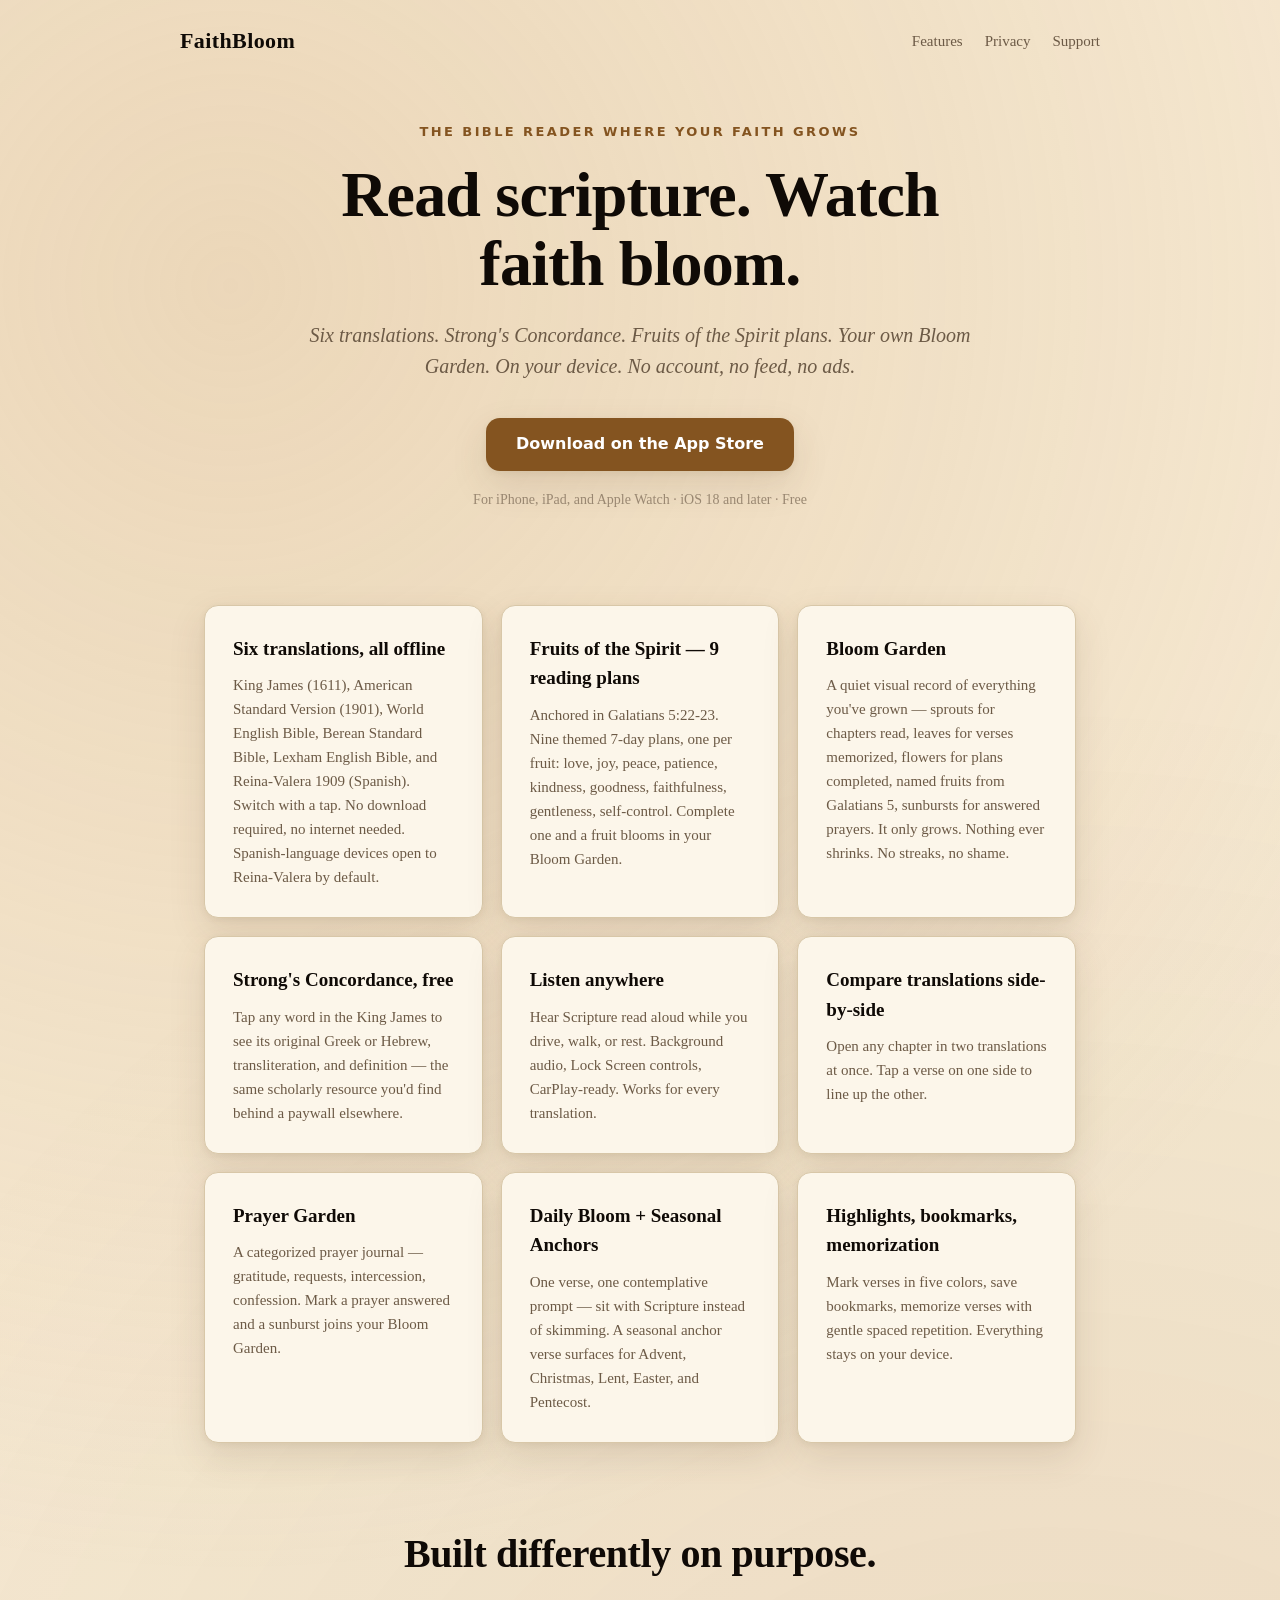
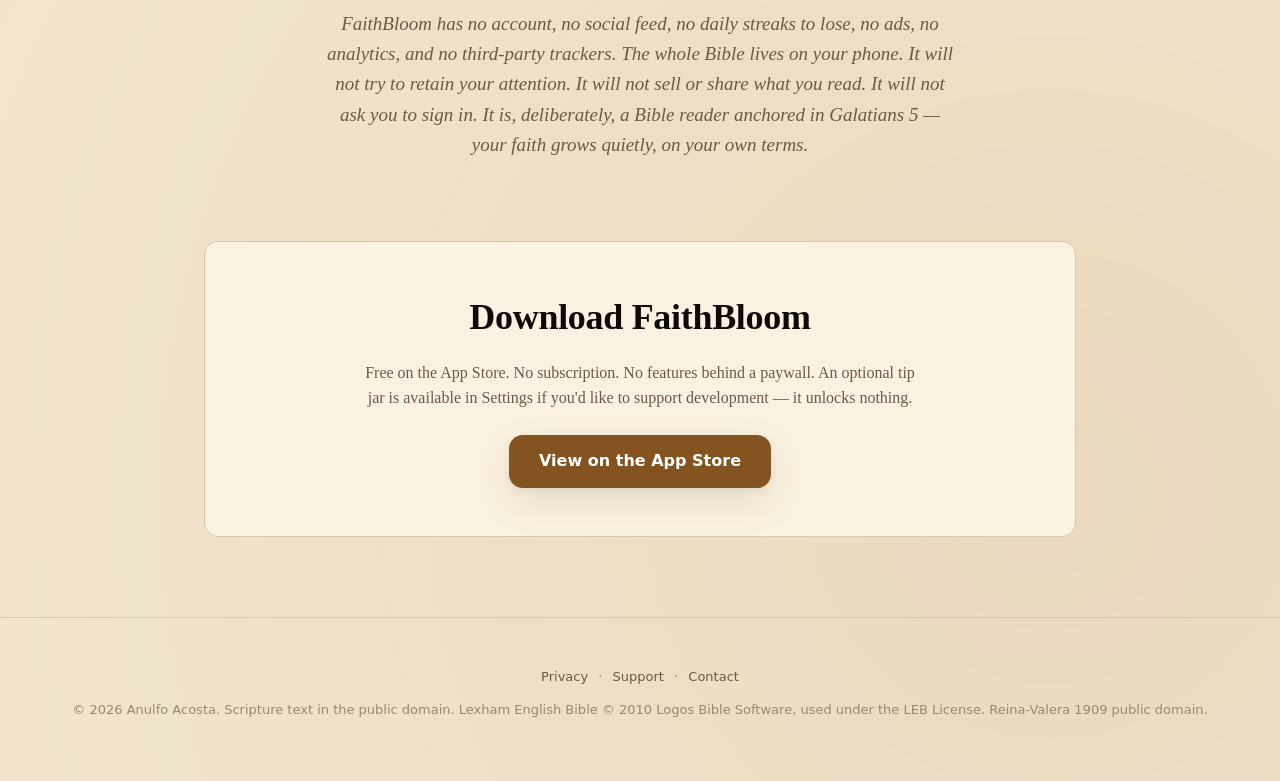
<file: index.html>
<!DOCTYPE html>
<html lang="en">
<head>
  <meta charset="UTF-8" />
  <meta name="viewport" content="width=device-width, initial-scale=1.0" />
  <title>FaithBloom — Read scripture. Watch faith bloom.</title>
  <meta name="description" content="Six translations including Reina-Valera. Strong's Concordance. Fruits of the Spirit plans. Bloom Garden. On-device. No account, no feed, no ads." />
  <link rel="stylesheet" href="styles.css" />
</head>
<body>
  <section class="hero">
    <nav class="topnav">
      <div class="brand">FaithBloom</div>
      <div class="navlinks">
        <a href="#features">Features</a>
        <a href="privacy.html">Privacy</a>
        <a href="support.html">Support</a>
      </div>
    </nav>

    <div class="hero-inner">
      <div class="eyebrow">The Bible Reader Where Your Faith Grows</div>
      <h1>Read scripture. Watch faith bloom.</h1>
      <p class="lede">Six translations. Strong's Concordance. Fruits of the Spirit plans. Your own Bloom Garden. On your device. No account, no feed, no ads.</p>
      <a class="cta" href="#download">Download on the App Store</a>
      <p class="muted">For iPhone, iPad, and Apple Watch · iOS 18 and later · Free</p>
    </div>
  </section>

  <main>
    <section id="features" class="features">
      <div class="feature">
        <h3>Six translations, all offline</h3>
        <p>King James (1611), American Standard Version (1901), World English Bible, Berean Standard Bible, Lexham English Bible, and Reina-Valera 1909 (Spanish). Switch with a tap. No download required, no internet needed. Spanish-language devices open to Reina-Valera by default.</p>
      </div>
      <div class="feature">
        <h3>Fruits of the Spirit — 9 reading plans</h3>
        <p>Anchored in Galatians 5:22-23. Nine themed 7-day plans, one per fruit: love, joy, peace, patience, kindness, goodness, faithfulness, gentleness, self-control. Complete one and a fruit blooms in your Bloom Garden.</p>
      </div>
      <div class="feature">
        <h3>Bloom Garden</h3>
        <p>A quiet visual record of everything you've grown — sprouts for chapters read, leaves for verses memorized, flowers for plans completed, named fruits from Galatians 5, sunbursts for answered prayers. It only grows. Nothing ever shrinks. No streaks, no shame.</p>
      </div>
      <div class="feature">
        <h3>Strong's Concordance, free</h3>
        <p>Tap any word in the King James to see its original Greek or Hebrew, transliteration, and definition — the same scholarly resource you'd find behind a paywall elsewhere.</p>
      </div>
      <div class="feature">
        <h3>Listen anywhere</h3>
        <p>Hear Scripture read aloud while you drive, walk, or rest. Background audio, Lock Screen controls, CarPlay-ready. Works for every translation.</p>
      </div>
      <div class="feature">
        <h3>Compare translations side-by-side</h3>
        <p>Open any chapter in two translations at once. Tap a verse on one side to line up the other.</p>
      </div>
      <div class="feature">
        <h3>Prayer Garden</h3>
        <p>A categorized prayer journal — gratitude, requests, intercession, confession. Mark a prayer answered and a sunburst joins your Bloom Garden.</p>
      </div>
      <div class="feature">
        <h3>Daily Bloom + Seasonal Anchors</h3>
        <p>One verse, one contemplative prompt — sit with Scripture instead of skimming. A seasonal anchor verse surfaces for Advent, Christmas, Lent, Easter, and Pentecost.</p>
      </div>
      <div class="feature">
        <h3>Highlights, bookmarks, memorization</h3>
        <p>Mark verses in five colors, save bookmarks, memorize verses with gentle spaced repetition. Everything stays on your device.</p>
      </div>
    </section>

    <section class="manifesto">
      <h2>Built differently on purpose.</h2>
      <p>
        FaithBloom has no account, no social feed, no daily streaks to lose,
        no ads, no analytics, and no third-party trackers. The whole Bible
        lives on your phone. It will not try to retain your attention.
        It will not sell or share what you read. It will not ask you to
        sign in. It is, deliberately, a Bible reader anchored in Galatians 5
        — your faith grows quietly, on your own terms.
      </p>
    </section>

    <section id="download" class="download-block">
      <h2>Download FaithBloom</h2>
      <p>Free on the App Store. No subscription. No features behind a paywall. An optional tip jar is available in Settings if you'd like to support development — it unlocks nothing.</p>
      <a class="cta" href="https://apps.apple.com/">View on the App Store</a>
    </section>
  </main>

  <footer>
    <p>
      <a href="privacy.html">Privacy</a> ·
      <a href="support.html">Support</a> ·
      <a href="mailto:anulfito1991@gmail.com">Contact</a>
    </p>
    <p>© 2026 Anulfo Acosta. Scripture text in the public domain. Lexham English Bible © 2010 Logos Bible Software, used under the LEB License. Reina-Valera 1909 public domain.</p>
  </footer>
</body>
</html>
</file>
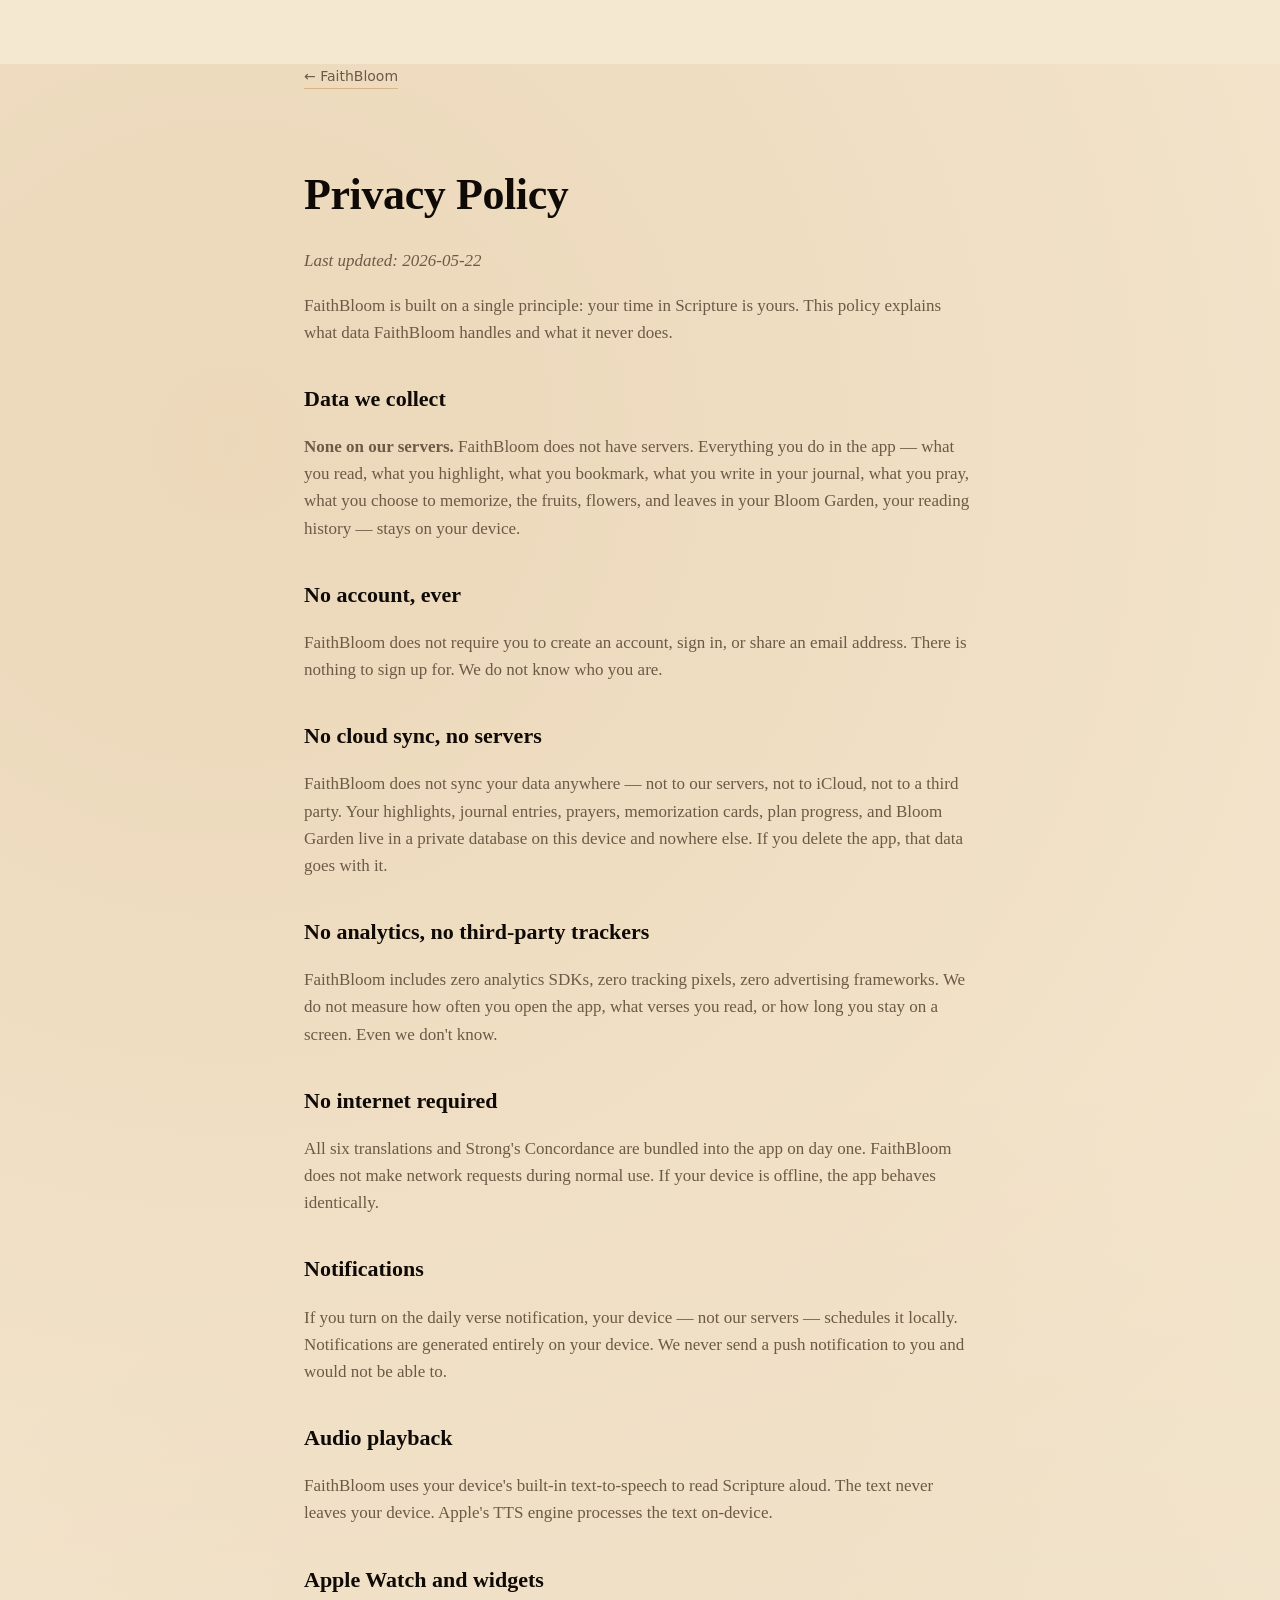
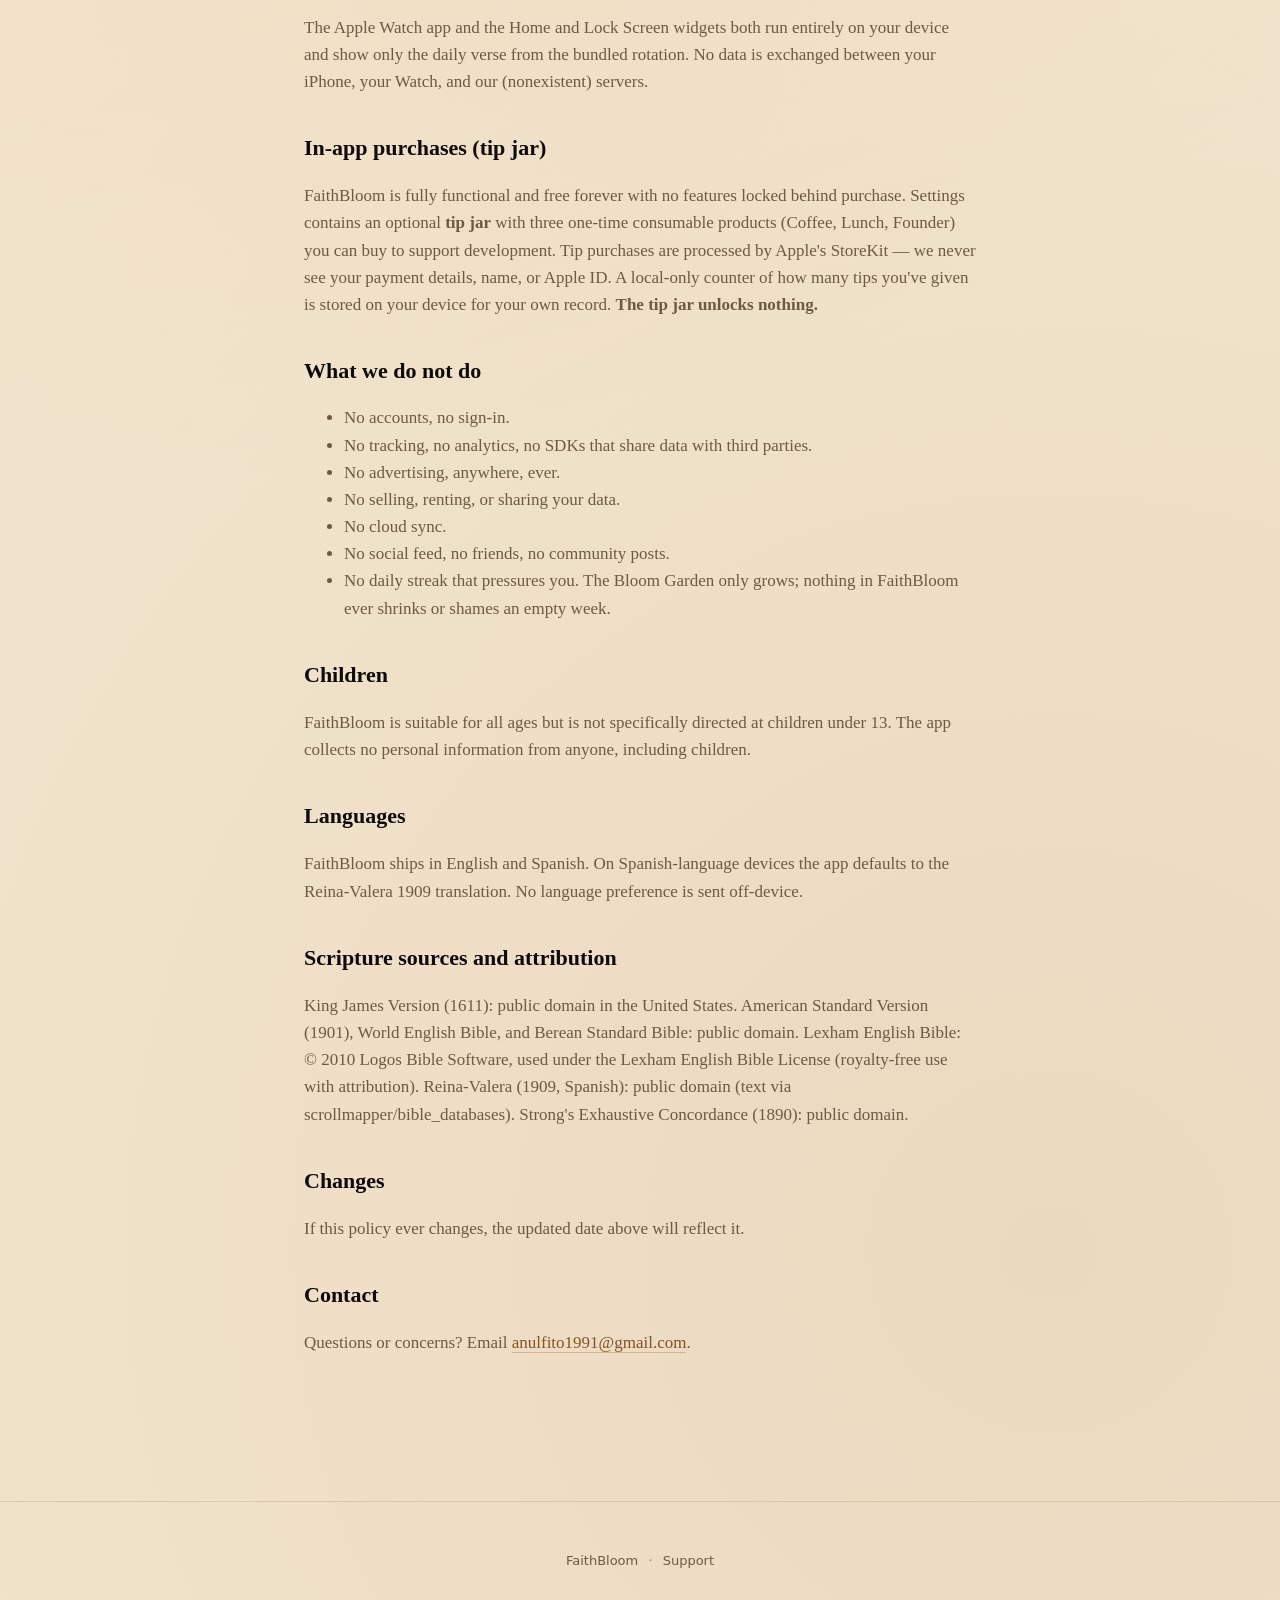
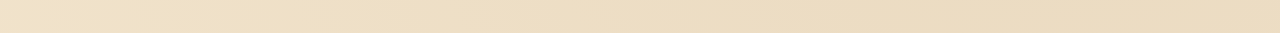
<file: privacy.html>
<!DOCTYPE html>
<html lang="en">
<head>
  <meta charset="UTF-8" />
  <meta name="viewport" content="width=device-width, initial-scale=1.0" />
  <title>Privacy — FaithBloom</title>
  <link rel="stylesheet" href="styles.css" />
</head>
<body>
  <article class="page">
    <a class="back" href="index.html">← FaithBloom</a>
    <h1>Privacy Policy</h1>
    <p><em>Last updated: 2026-05-22</em></p>

    <p>FaithBloom is built on a single principle: your time in Scripture is yours. This policy explains what data FaithBloom handles and what it never does.</p>

    <h2>Data we collect</h2>
    <p><strong>None on our servers.</strong> FaithBloom does not have servers. Everything you do in the app — what you read, what you highlight, what you bookmark, what you write in your journal, what you pray, what you choose to memorize, the fruits, flowers, and leaves in your Bloom Garden, your reading history — stays on your device.</p>

    <h2>No account, ever</h2>
    <p>FaithBloom does not require you to create an account, sign in, or share an email address. There is nothing to sign up for. We do not know who you are.</p>

    <h2>No cloud sync, no servers</h2>
    <p>FaithBloom does not sync your data anywhere — not to our servers, not to iCloud, not to a third party. Your highlights, journal entries, prayers, memorization cards, plan progress, and Bloom Garden live in a private database on this device and nowhere else. If you delete the app, that data goes with it.</p>

    <h2>No analytics, no third-party trackers</h2>
    <p>FaithBloom includes zero analytics SDKs, zero tracking pixels, zero advertising frameworks. We do not measure how often you open the app, what verses you read, or how long you stay on a screen. Even we don't know.</p>

    <h2>No internet required</h2>
    <p>All six translations and Strong's Concordance are bundled into the app on day one. FaithBloom does not make network requests during normal use. If your device is offline, the app behaves identically.</p>

    <h2>Notifications</h2>
    <p>If you turn on the daily verse notification, your device — not our servers — schedules it locally. Notifications are generated entirely on your device. We never send a push notification to you and would not be able to.</p>

    <h2>Audio playback</h2>
    <p>FaithBloom uses your device's built-in text-to-speech to read Scripture aloud. The text never leaves your device. Apple's TTS engine processes the text on-device.</p>

    <h2>Apple Watch and widgets</h2>
    <p>The Apple Watch app and the Home and Lock Screen widgets both run entirely on your device and show only the daily verse from the bundled rotation. No data is exchanged between your iPhone, your Watch, and our (nonexistent) servers.</p>

    <h2>In-app purchases (tip jar)</h2>
    <p>FaithBloom is fully functional and free forever with no features locked behind purchase. Settings contains an optional <strong>tip jar</strong> with three one-time consumable products (Coffee, Lunch, Founder) you can buy to support development. Tip purchases are processed by Apple's StoreKit — we never see your payment details, name, or Apple ID. A local-only counter of how many tips you've given is stored on your device for your own record. <strong>The tip jar unlocks nothing.</strong></p>

    <h2>What we do not do</h2>
    <ul>
      <li>No accounts, no sign-in.</li>
      <li>No tracking, no analytics, no SDKs that share data with third parties.</li>
      <li>No advertising, anywhere, ever.</li>
      <li>No selling, renting, or sharing your data.</li>
      <li>No cloud sync.</li>
      <li>No social feed, no friends, no community posts.</li>
      <li>No daily streak that pressures you. The Bloom Garden only grows; nothing in FaithBloom ever shrinks or shames an empty week.</li>
    </ul>

    <h2>Children</h2>
    <p>FaithBloom is suitable for all ages but is not specifically directed at children under 13. The app collects no personal information from anyone, including children.</p>

    <h2>Languages</h2>
    <p>FaithBloom ships in English and Spanish. On Spanish-language devices the app defaults to the Reina-Valera 1909 translation. No language preference is sent off-device.</p>

    <h2>Scripture sources and attribution</h2>
    <p>King James Version (1611): public domain in the United States. American Standard Version (1901), World English Bible, and Berean Standard Bible: public domain. Lexham English Bible: © 2010 Logos Bible Software, used under the Lexham English Bible License (royalty-free use with attribution). Reina-Valera (1909, Spanish): public domain (text via scrollmapper/bible_databases). Strong's Exhaustive Concordance (1890): public domain.</p>

    <h2>Changes</h2>
    <p>If this policy ever changes, the updated date above will reflect it.</p>

    <h2>Contact</h2>
    <p>Questions or concerns? Email <a href="mailto:anulfito1991@gmail.com">anulfito1991@gmail.com</a>.</p>
  </article>

  <footer>
    <p>
      <a href="index.html">FaithBloom</a> ·
      <a href="support.html">Support</a>
    </p>
  </footer>
</body>
</html>
</file>
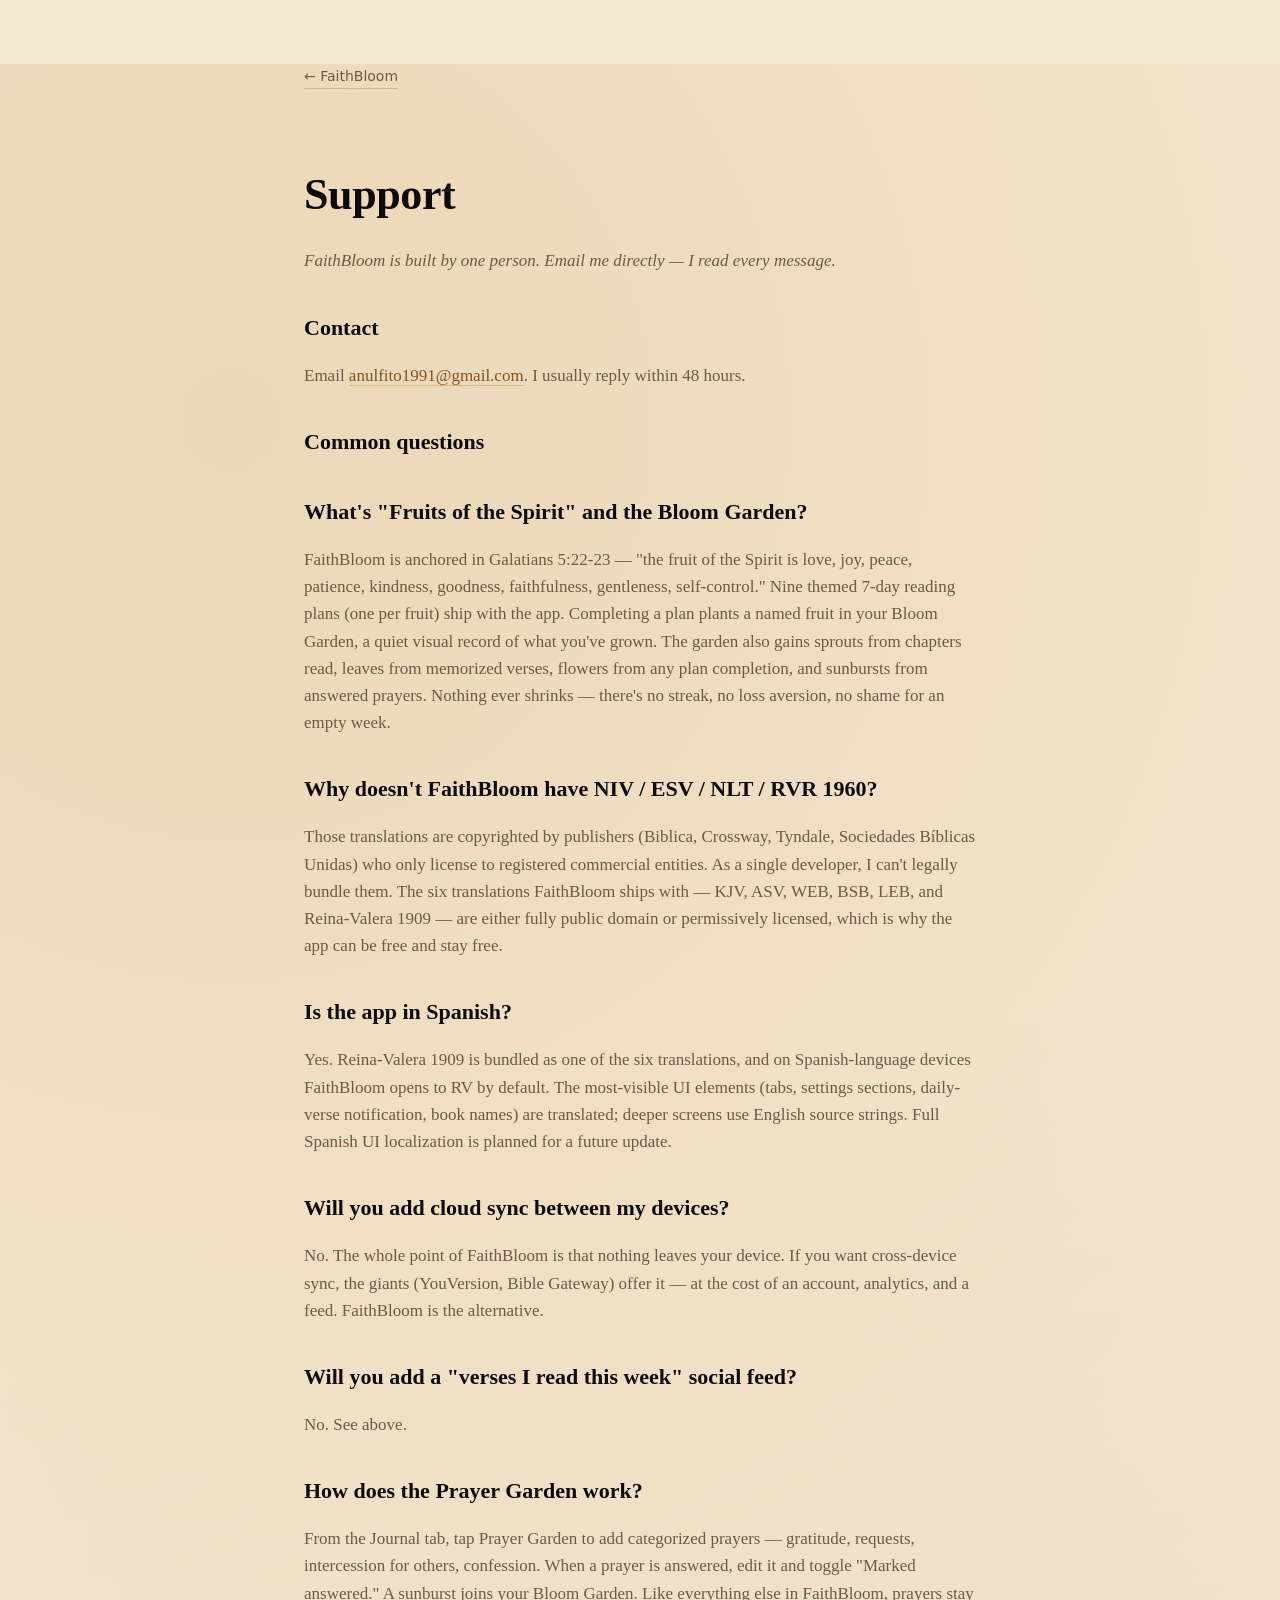
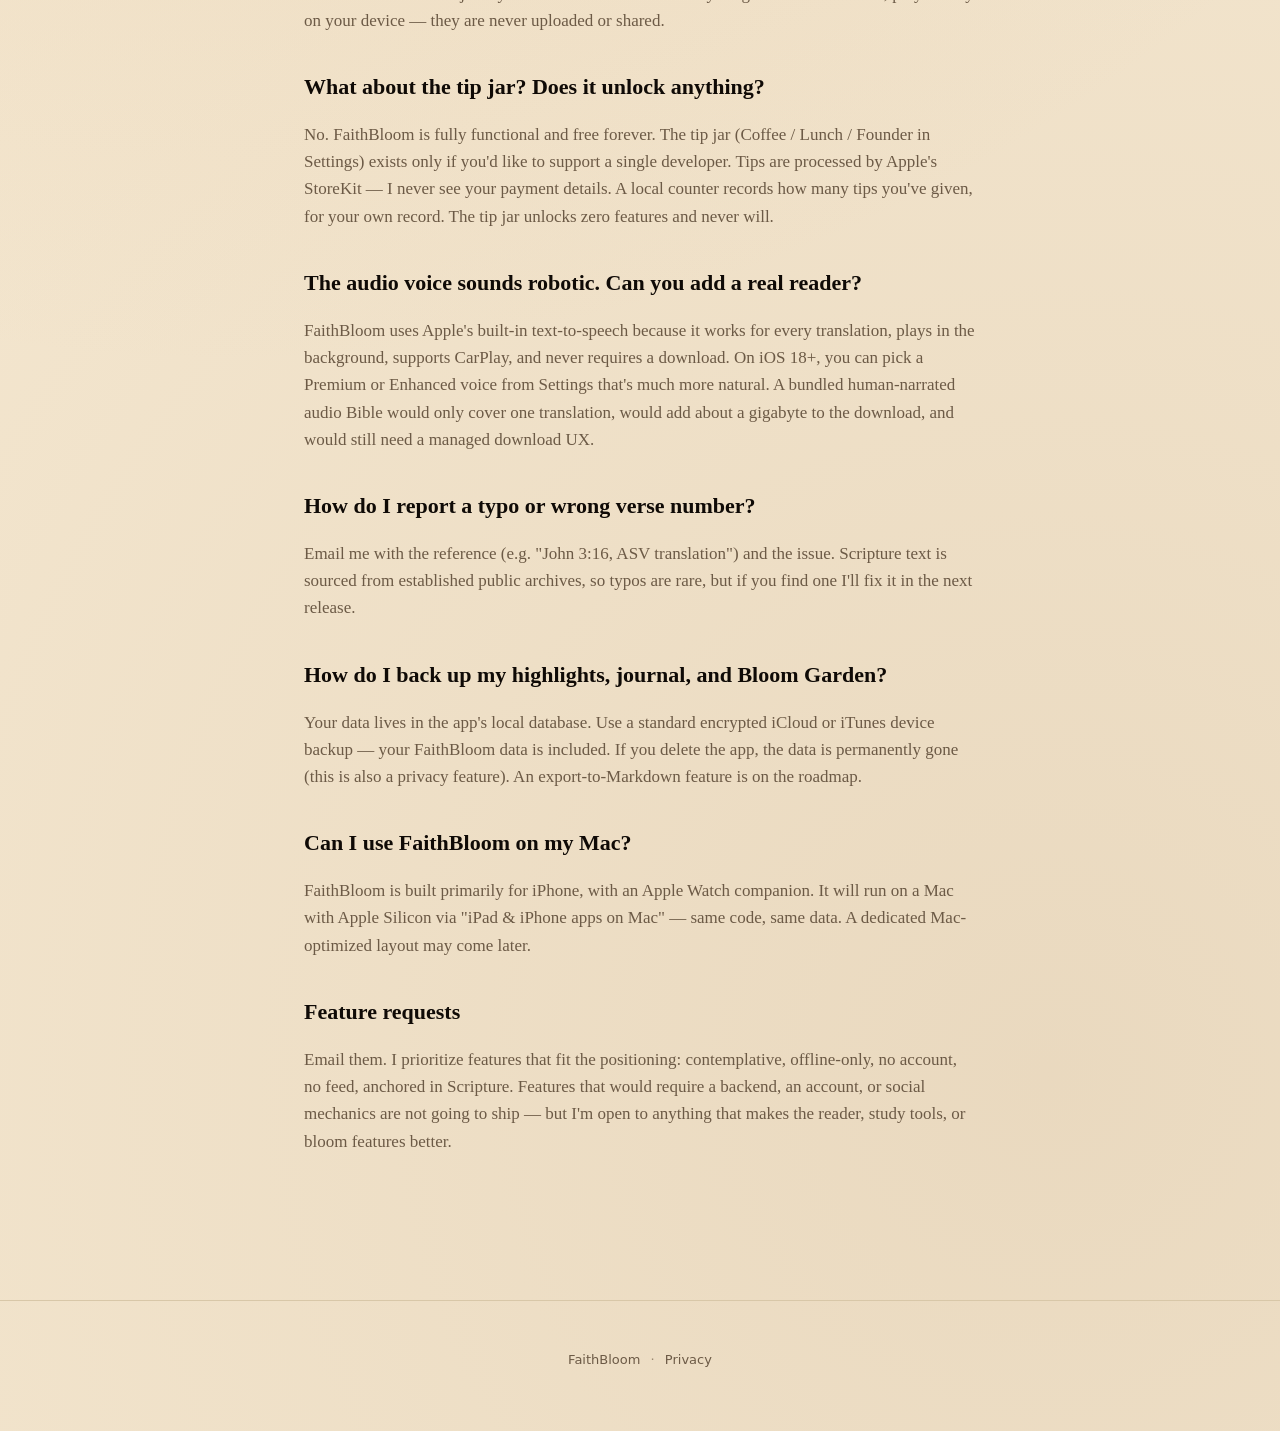
<file: support.html>
<!DOCTYPE html>
<html lang="en">
<head>
  <meta charset="UTF-8" />
  <meta name="viewport" content="width=device-width, initial-scale=1.0" />
  <title>Support — FaithBloom</title>
  <link rel="stylesheet" href="styles.css" />
</head>
<body>
  <article class="page">
    <a class="back" href="index.html">← FaithBloom</a>
    <h1>Support</h1>
    <p><em>FaithBloom is built by one person. Email me directly — I read every message.</em></p>

    <h2>Contact</h2>
    <p>Email <a href="mailto:anulfito1991@gmail.com">anulfito1991@gmail.com</a>. I usually reply within 48 hours.</p>

    <h2>Common questions</h2>

    <h2>What's "Fruits of the Spirit" and the Bloom Garden?</h2>
    <p>FaithBloom is anchored in Galatians 5:22-23 — "the fruit of the Spirit is love, joy, peace, patience, kindness, goodness, faithfulness, gentleness, self-control." Nine themed 7-day reading plans (one per fruit) ship with the app. Completing a plan plants a named fruit in your Bloom Garden, a quiet visual record of what you've grown. The garden also gains sprouts from chapters read, leaves from memorized verses, flowers from any plan completion, and sunbursts from answered prayers. Nothing ever shrinks — there's no streak, no loss aversion, no shame for an empty week.</p>

    <h2>Why doesn't FaithBloom have NIV / ESV / NLT / RVR 1960?</h2>
    <p>Those translations are copyrighted by publishers (Biblica, Crossway, Tyndale, Sociedades Bíblicas Unidas) who only license to registered commercial entities. As a single developer, I can't legally bundle them. The six translations FaithBloom ships with — KJV, ASV, WEB, BSB, LEB, and Reina-Valera 1909 — are either fully public domain or permissively licensed, which is why the app can be free and stay free.</p>

    <h2>Is the app in Spanish?</h2>
    <p>Yes. Reina-Valera 1909 is bundled as one of the six translations, and on Spanish-language devices FaithBloom opens to RV by default. The most-visible UI elements (tabs, settings sections, daily-verse notification, book names) are translated; deeper screens use English source strings. Full Spanish UI localization is planned for a future update.</p>

    <h2>Will you add cloud sync between my devices?</h2>
    <p>No. The whole point of FaithBloom is that nothing leaves your device. If you want cross-device sync, the giants (YouVersion, Bible Gateway) offer it — at the cost of an account, analytics, and a feed. FaithBloom is the alternative.</p>

    <h2>Will you add a "verses I read this week" social feed?</h2>
    <p>No. See above.</p>

    <h2>How does the Prayer Garden work?</h2>
    <p>From the Journal tab, tap Prayer Garden to add categorized prayers — gratitude, requests, intercession for others, confession. When a prayer is answered, edit it and toggle "Marked answered." A sunburst joins your Bloom Garden. Like everything else in FaithBloom, prayers stay on your device — they are never uploaded or shared.</p>

    <h2>What about the tip jar? Does it unlock anything?</h2>
    <p>No. FaithBloom is fully functional and free forever. The tip jar (Coffee / Lunch / Founder in Settings) exists only if you'd like to support a single developer. Tips are processed by Apple's StoreKit — I never see your payment details. A local counter records how many tips you've given, for your own record. The tip jar unlocks zero features and never will.</p>

    <h2>The audio voice sounds robotic. Can you add a real reader?</h2>
    <p>FaithBloom uses Apple's built-in text-to-speech because it works for every translation, plays in the background, supports CarPlay, and never requires a download. On iOS 18+, you can pick a Premium or Enhanced voice from Settings that's much more natural. A bundled human-narrated audio Bible would only cover one translation, would add about a gigabyte to the download, and would still need a managed download UX.</p>

    <h2>How do I report a typo or wrong verse number?</h2>
    <p>Email me with the reference (e.g. "John 3:16, ASV translation") and the issue. Scripture text is sourced from established public archives, so typos are rare, but if you find one I'll fix it in the next release.</p>

    <h2>How do I back up my highlights, journal, and Bloom Garden?</h2>
    <p>Your data lives in the app's local database. Use a standard encrypted iCloud or iTunes device backup — your FaithBloom data is included. If you delete the app, the data is permanently gone (this is also a privacy feature). An export-to-Markdown feature is on the roadmap.</p>

    <h2>Can I use FaithBloom on my Mac?</h2>
    <p>FaithBloom is built primarily for iPhone, with an Apple Watch companion. It will run on a Mac with Apple Silicon via "iPad &amp; iPhone apps on Mac" — same code, same data. A dedicated Mac-optimized layout may come later.</p>

    <h2>Feature requests</h2>
    <p>Email them. I prioritize features that fit the positioning: contemplative, offline-only, no account, no feed, anchored in Scripture. Features that would require a backend, an account, or social mechanics are not going to ship — but I'm open to anything that makes the reader, study tools, or bloom features better.</p>
  </article>

  <footer>
    <p>
      <a href="index.html">FaithBloom</a> ·
      <a href="privacy.html">Privacy</a>
    </p>
  </footer>
</body>
</html>
</file>
<file: styles.css>
:root {
  --bg: #f5e8d1;
  --surface: #faf2e0;
  --surface-elevated: #fcf6ea;
  --text-primary: #0f0a06;
  --text-secondary: #6c5a46;
  --text-tertiary: #998771;
  --accent: #b37330;
  --accent-soft: #d8b487;
  --accent-dark: #845420;
  --ember: #e0a66b;
  --separator: #d8c7a8;
  --shadow: 0 14px 36px rgba(89, 64, 35, 0.13), 0 2px 6px rgba(89, 64, 35, 0.07);
  --radius: 14px;
  --radius-sm: 10px;
  --max: 920px;
}

* { box-sizing: border-box; }

html, body {
  margin: 0;
  padding: 0;
  background: var(--bg);
  color: var(--text-primary);
  font-family: ui-serif, "Source Serif 4", Georgia, "Times New Roman", serif;
  line-height: 1.55;
}

body {
  background:
    radial-gradient(circle at 18% 12%, rgba(216, 180, 135, 0.32), transparent 55%),
    radial-gradient(circle at 82% 88%, rgba(132, 84, 32, 0.10), transparent 60%),
    var(--bg);
  min-height: 100vh;
}

a {
  color: var(--accent-dark);
  text-decoration: none;
}
a:hover { text-decoration: underline; }

/* HERO */
.hero {
  padding: 24px 24px 80px;
}

.topnav {
  display: flex;
  justify-content: space-between;
  align-items: center;
  max-width: var(--max);
  margin: 0 auto 64px;
}

.brand {
  font-weight: 600;
  font-size: 22px;
  letter-spacing: 0.4px;
}

.navlinks a {
  margin-left: 18px;
  color: var(--text-secondary);
  font-size: 15px;
}

.hero-inner {
  max-width: 720px;
  margin: 0 auto;
  text-align: center;
}

.eyebrow {
  font-size: 13px;
  letter-spacing: 2.4px;
  text-transform: uppercase;
  font-weight: 600;
  color: var(--accent-dark);
  margin-bottom: 18px;
  font-family: -apple-system, BlinkMacSystemFont, "SF Pro Text", system-ui, sans-serif;
}

.hero-inner h1 {
  font-size: clamp(40px, 7vw, 64px);
  font-weight: 600;
  line-height: 1.08;
  margin: 0 0 22px;
  letter-spacing: -0.8px;
}

.lede {
  font-size: 20px;
  color: var(--text-secondary);
  margin: 0 0 36px;
  font-style: italic;
}

.cta {
  display: inline-block;
  background: var(--accent-dark);
  color: white;
  padding: 14px 30px;
  border-radius: var(--radius);
  font-weight: 600;
  font-size: 16px;
  box-shadow: var(--shadow);
  transition: transform 0.15s ease, box-shadow 0.15s ease;
  font-family: -apple-system, BlinkMacSystemFont, "SF Pro Text", system-ui, sans-serif;
}
.cta:hover {
  text-decoration: none;
  transform: translateY(-1px);
  box-shadow: 0 18px 40px rgba(89, 64, 35, 0.20);
}

.muted {
  color: var(--text-tertiary);
  font-size: 14px;
  margin-top: 18px;
}

/* MAIN */
main {
  max-width: var(--max);
  margin: 0 auto;
  padding: 0 24px 80px;
}

/* FEATURES */
.features {
  display: grid;
  grid-template-columns: repeat(auto-fit, minmax(260px, 1fr));
  gap: 18px;
  margin-bottom: 80px;
}

.feature {
  background: var(--surface-elevated);
  border: 1px solid var(--separator);
  border-radius: var(--radius);
  padding: 28px;
  box-shadow: var(--shadow);
}

.feature h3 {
  margin: 0 0 10px;
  font-size: 19px;
  font-weight: 600;
}

.feature p {
  margin: 0;
  color: var(--text-secondary);
  font-size: 15px;
  line-height: 1.6;
}

/* MANIFESTO */
.manifesto {
  max-width: 680px;
  margin: 80px auto;
  text-align: center;
  padding: 0 24px;
}

.manifesto h2 {
  font-size: clamp(28px, 4.5vw, 40px);
  font-weight: 600;
  margin: 0 0 24px;
  letter-spacing: -0.4px;
}

.manifesto p {
  font-size: 19px;
  color: var(--text-secondary);
  font-style: italic;
  line-height: 1.6;
}

/* DOWNLOAD */
.download-block {
  text-align: center;
  margin-top: 80px;
  padding: 48px 24px;
  background: var(--surface);
  border-radius: var(--radius);
  border: 1px solid var(--separator);
}

.download-block h2 {
  text-align: center;
  font-size: clamp(28px, 4vw, 36px);
  margin: 0 0 16px;
  font-weight: 600;
  letter-spacing: -0.3px;
}

.download-block p {
  color: var(--text-secondary);
  font-size: 16px;
  max-width: 560px;
  margin: 0 auto 24px;
}

/* PAGES (privacy / support) */
.page {
  max-width: 720px;
  margin: 64px auto;
  padding: 0 24px 64px;
}

.page h1 {
  font-size: clamp(32px, 5vw, 44px);
  font-weight: 600;
  margin-bottom: 18px;
  letter-spacing: -0.4px;
}

.page h2 {
  font-size: 22px;
  font-weight: 600;
  margin-top: 36px;
  margin-bottom: 10px;
}

.page p, .page li {
  color: var(--text-secondary);
  font-size: 17px;
  line-height: 1.6;
}

.page a {
  border-bottom: 1px solid var(--accent-soft);
}

.back {
  display: inline-block;
  color: var(--text-secondary);
  font-size: 14px;
  margin-bottom: 36px;
  font-family: -apple-system, BlinkMacSystemFont, "SF Pro Text", system-ui, sans-serif;
}

/* FOOTER */
footer {
  text-align: center;
  padding: 36px 24px 48px;
  color: var(--text-tertiary);
  font-size: 13px;
  border-top: 1px solid var(--separator);
  font-family: -apple-system, BlinkMacSystemFont, "SF Pro Text", system-ui, sans-serif;
}

footer a {
  color: var(--text-secondary);
  margin: 0 6px;
}
</file>
